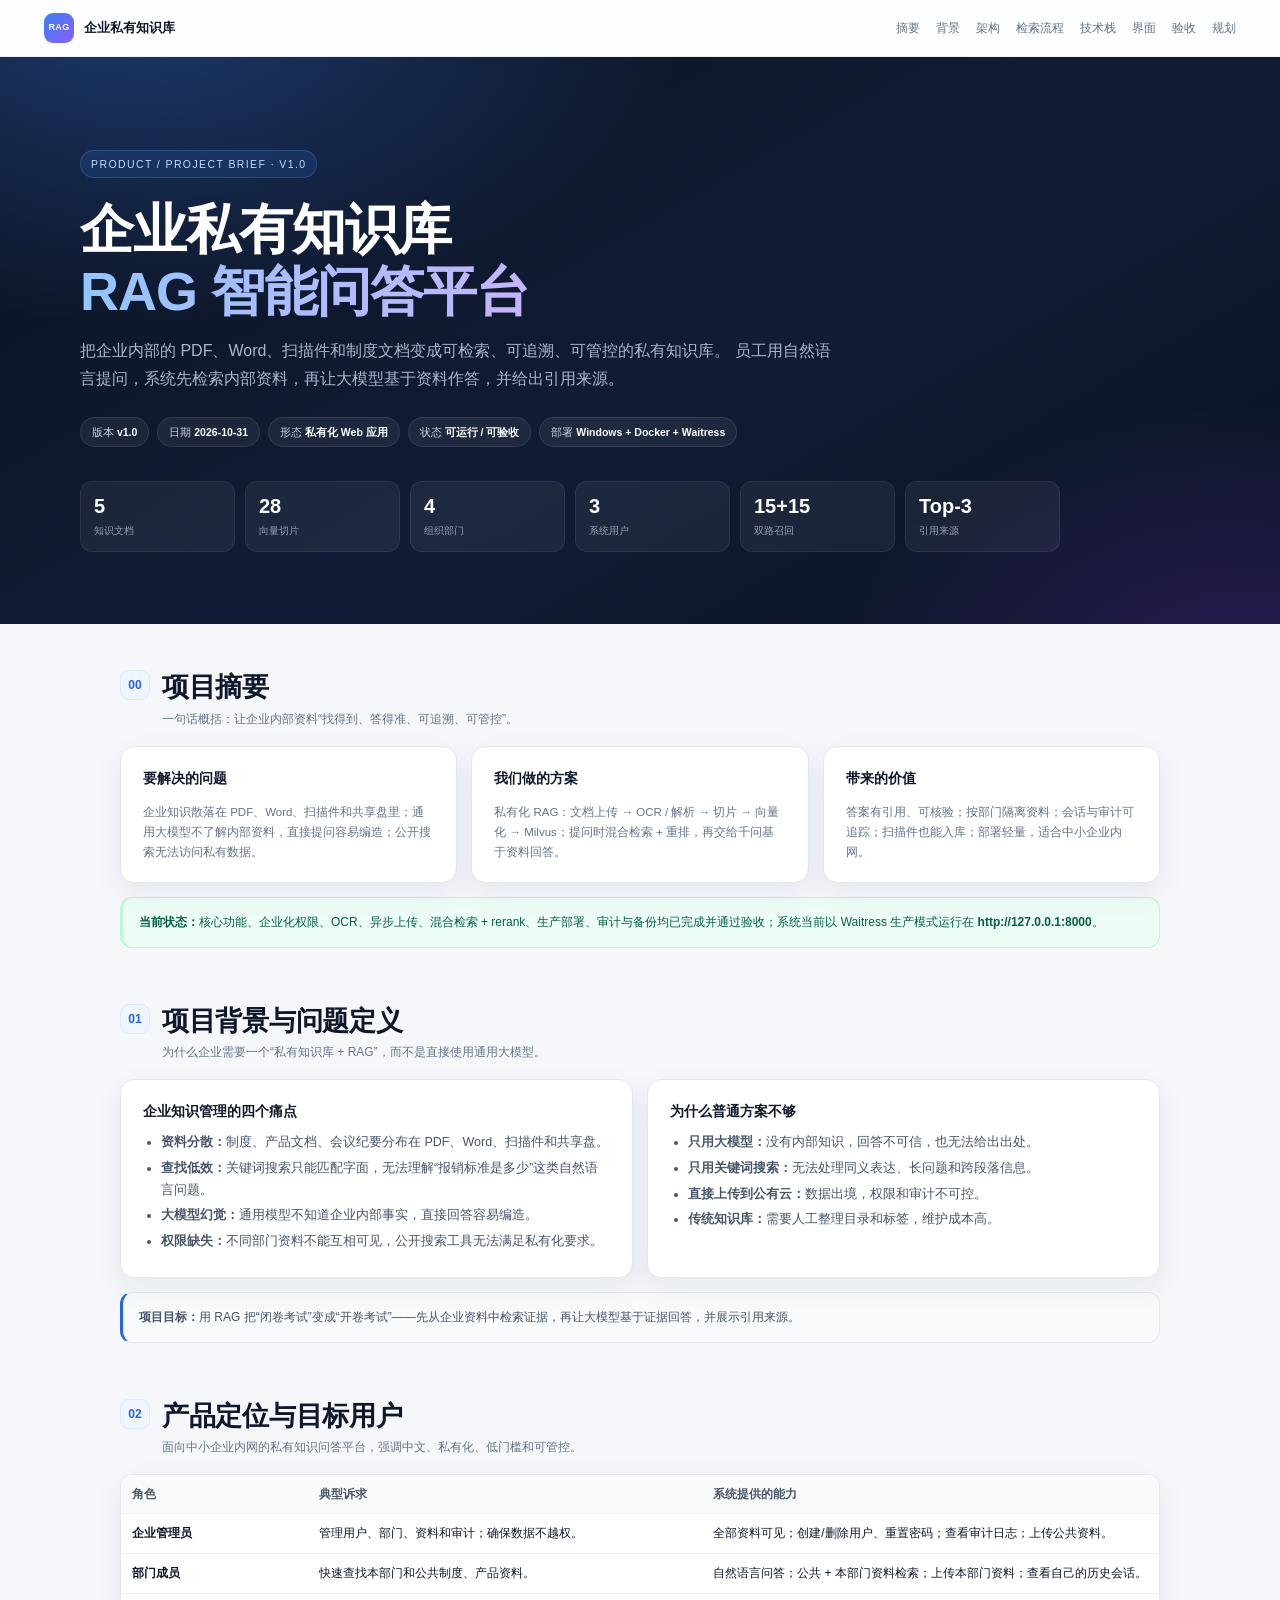
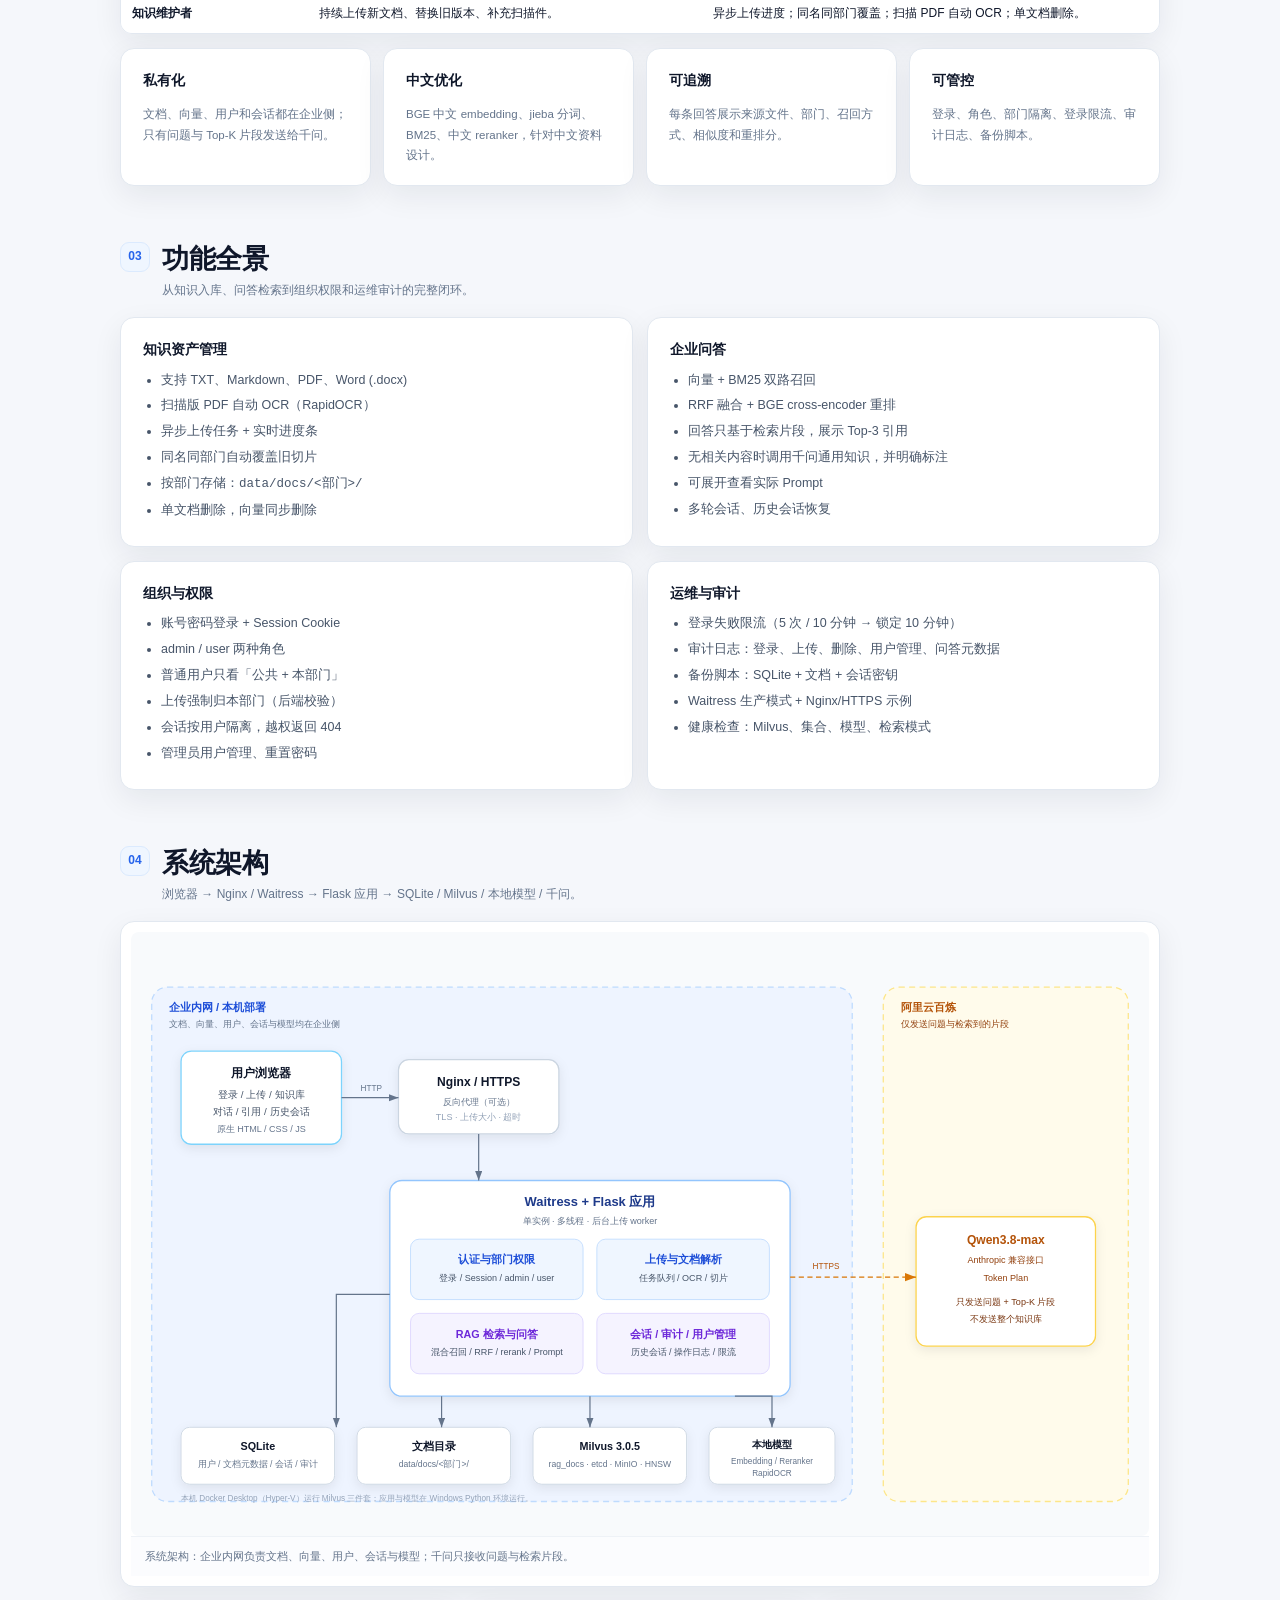
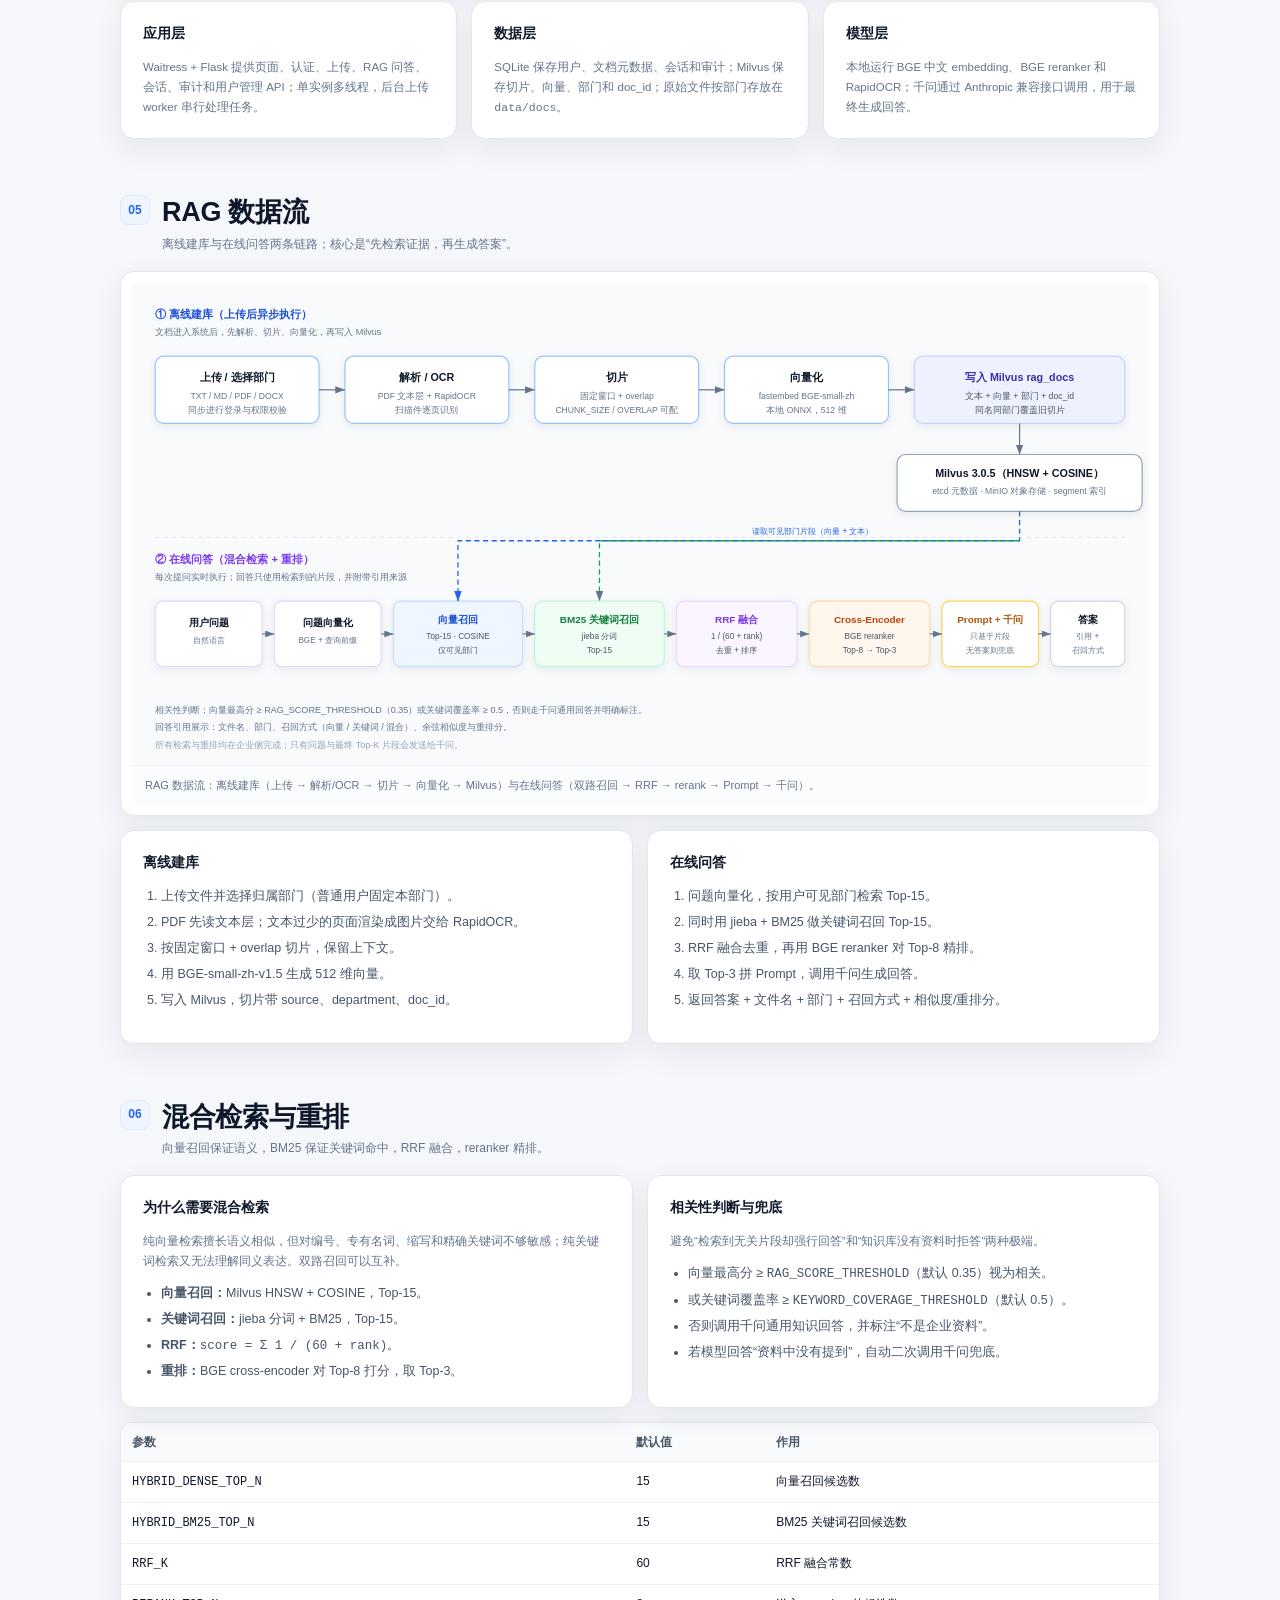
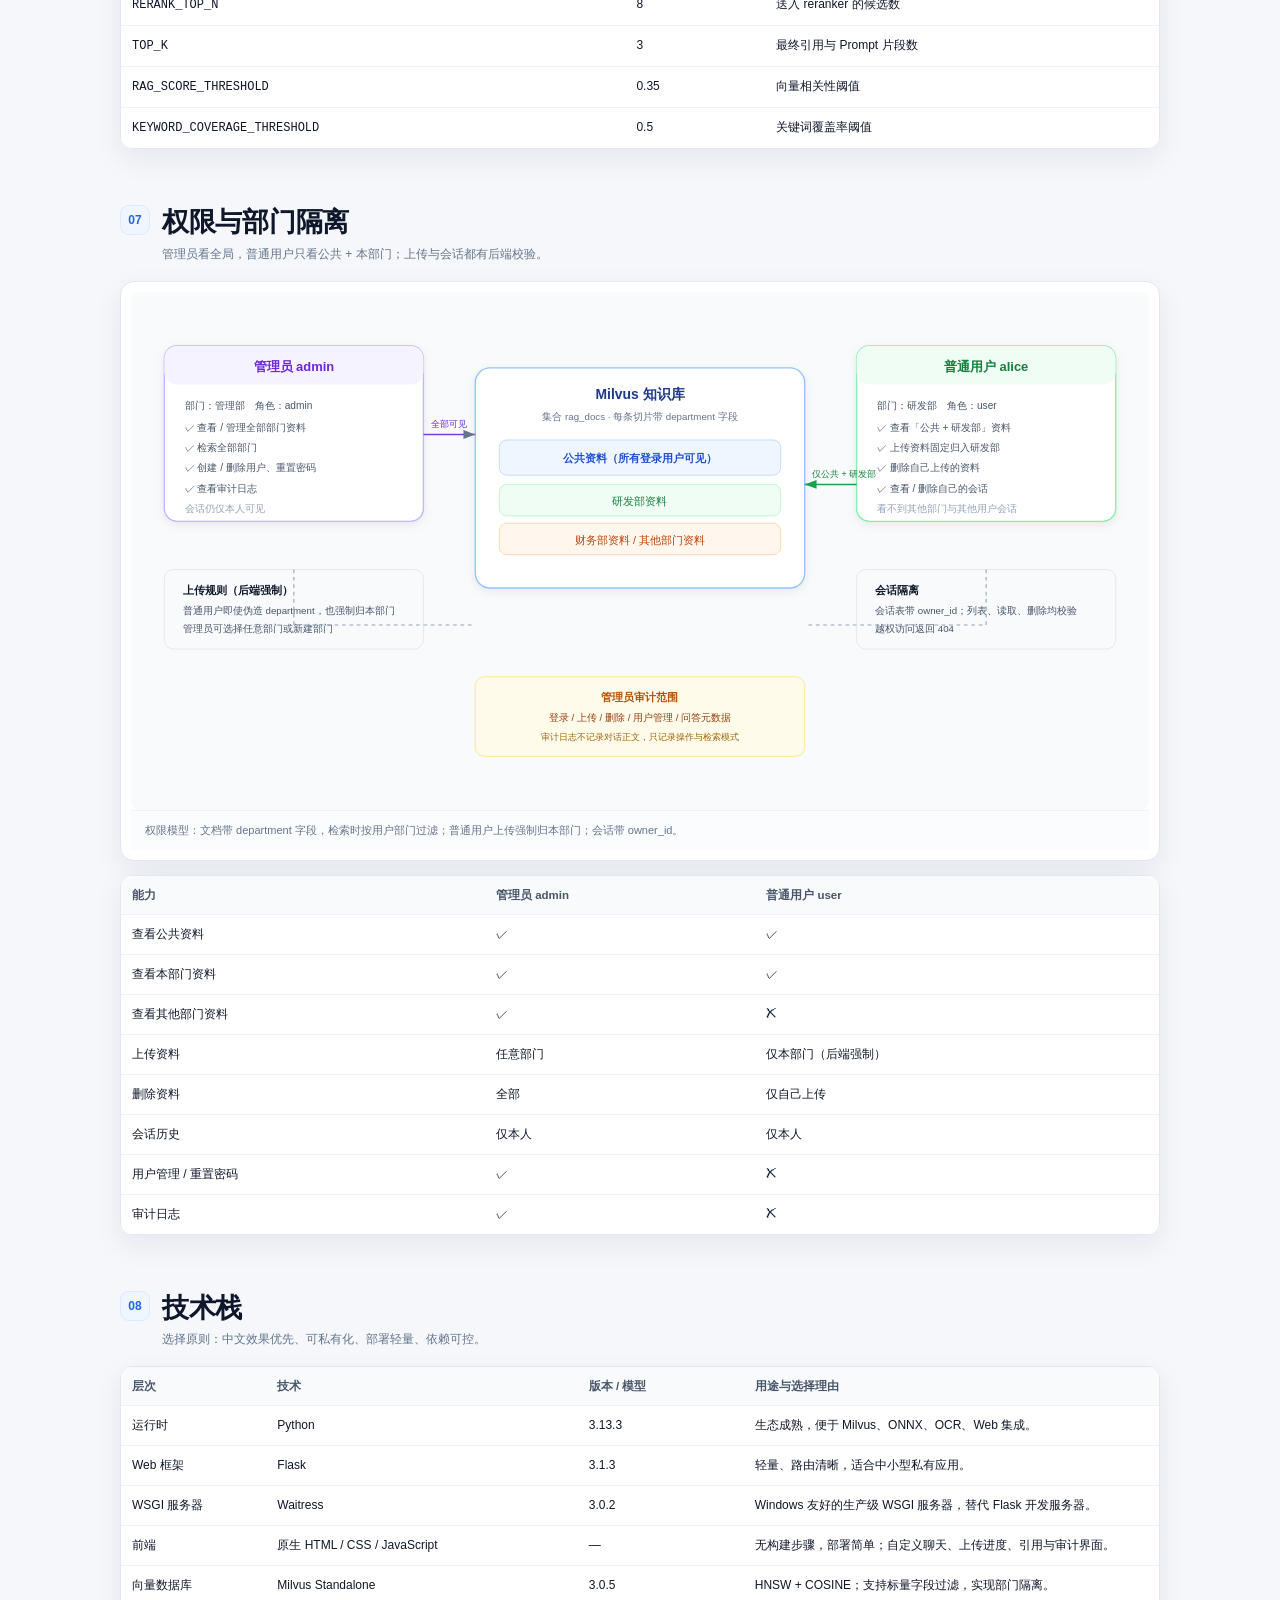
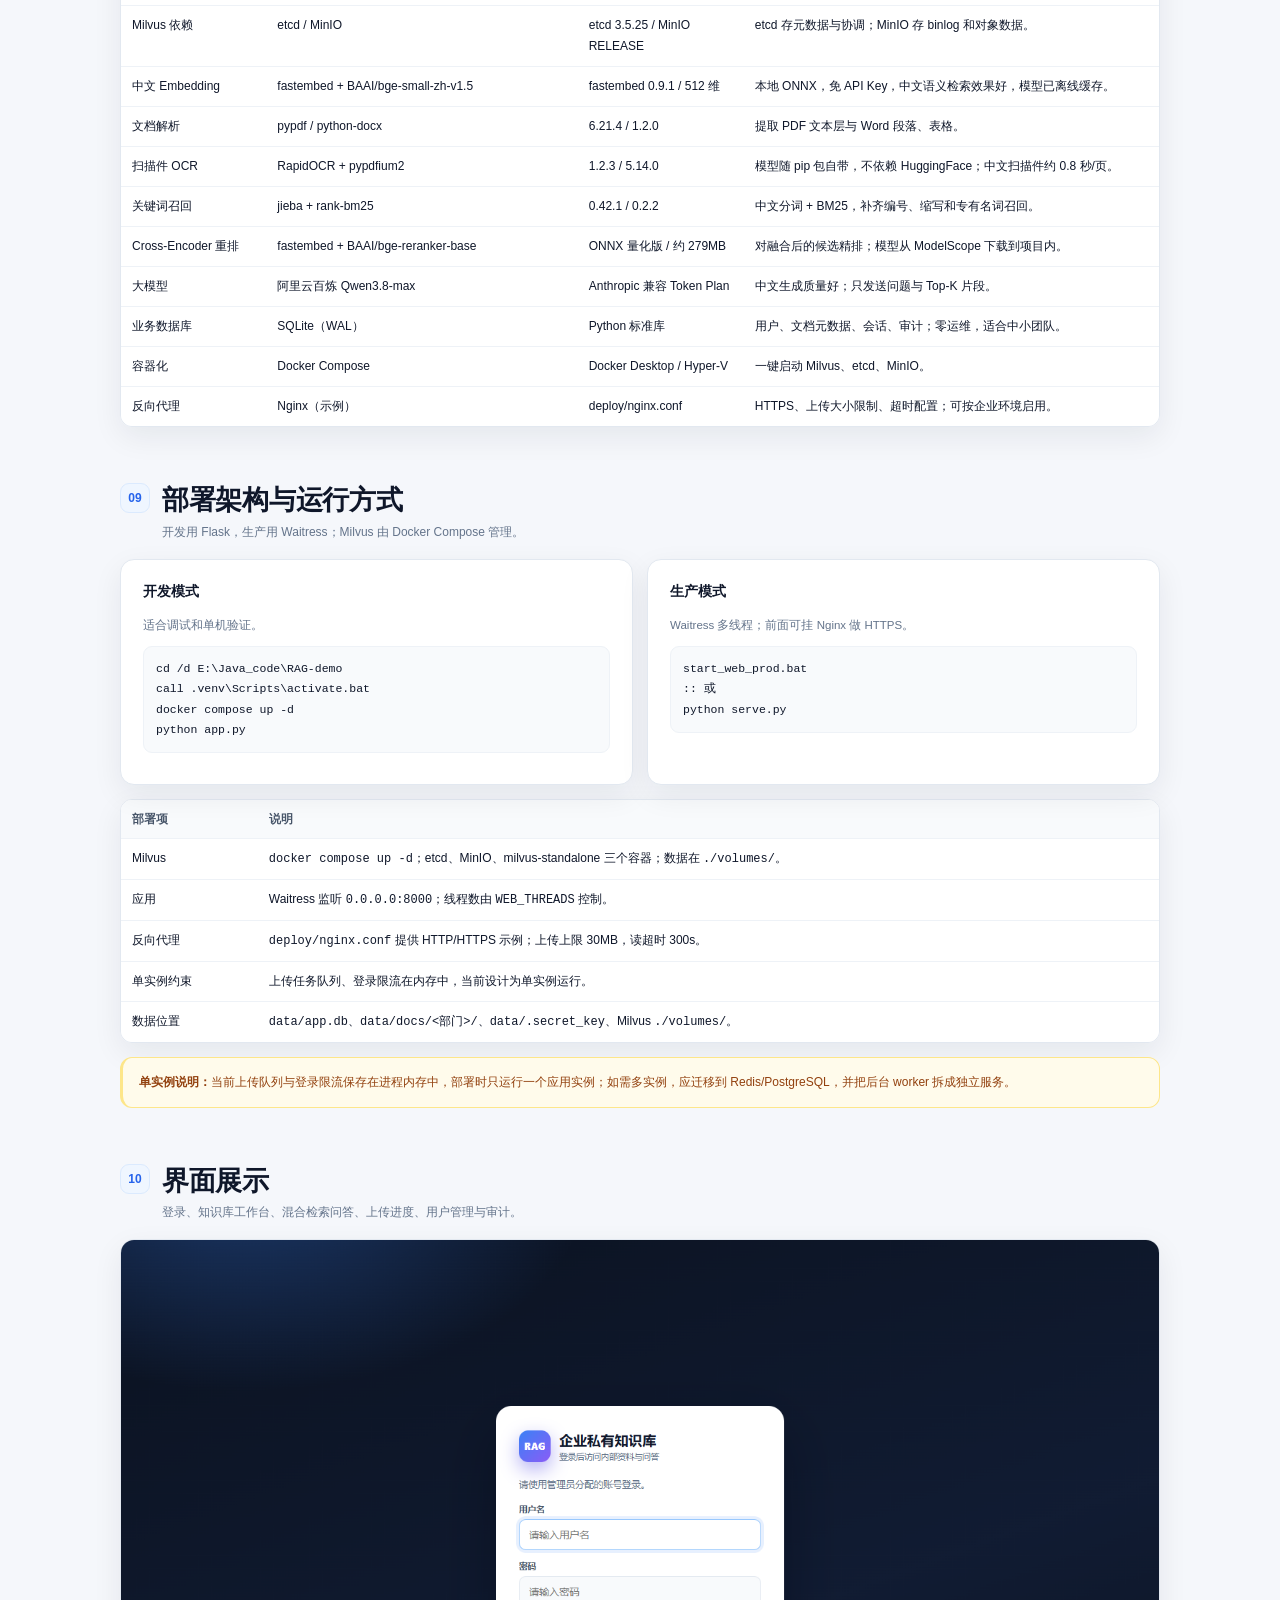
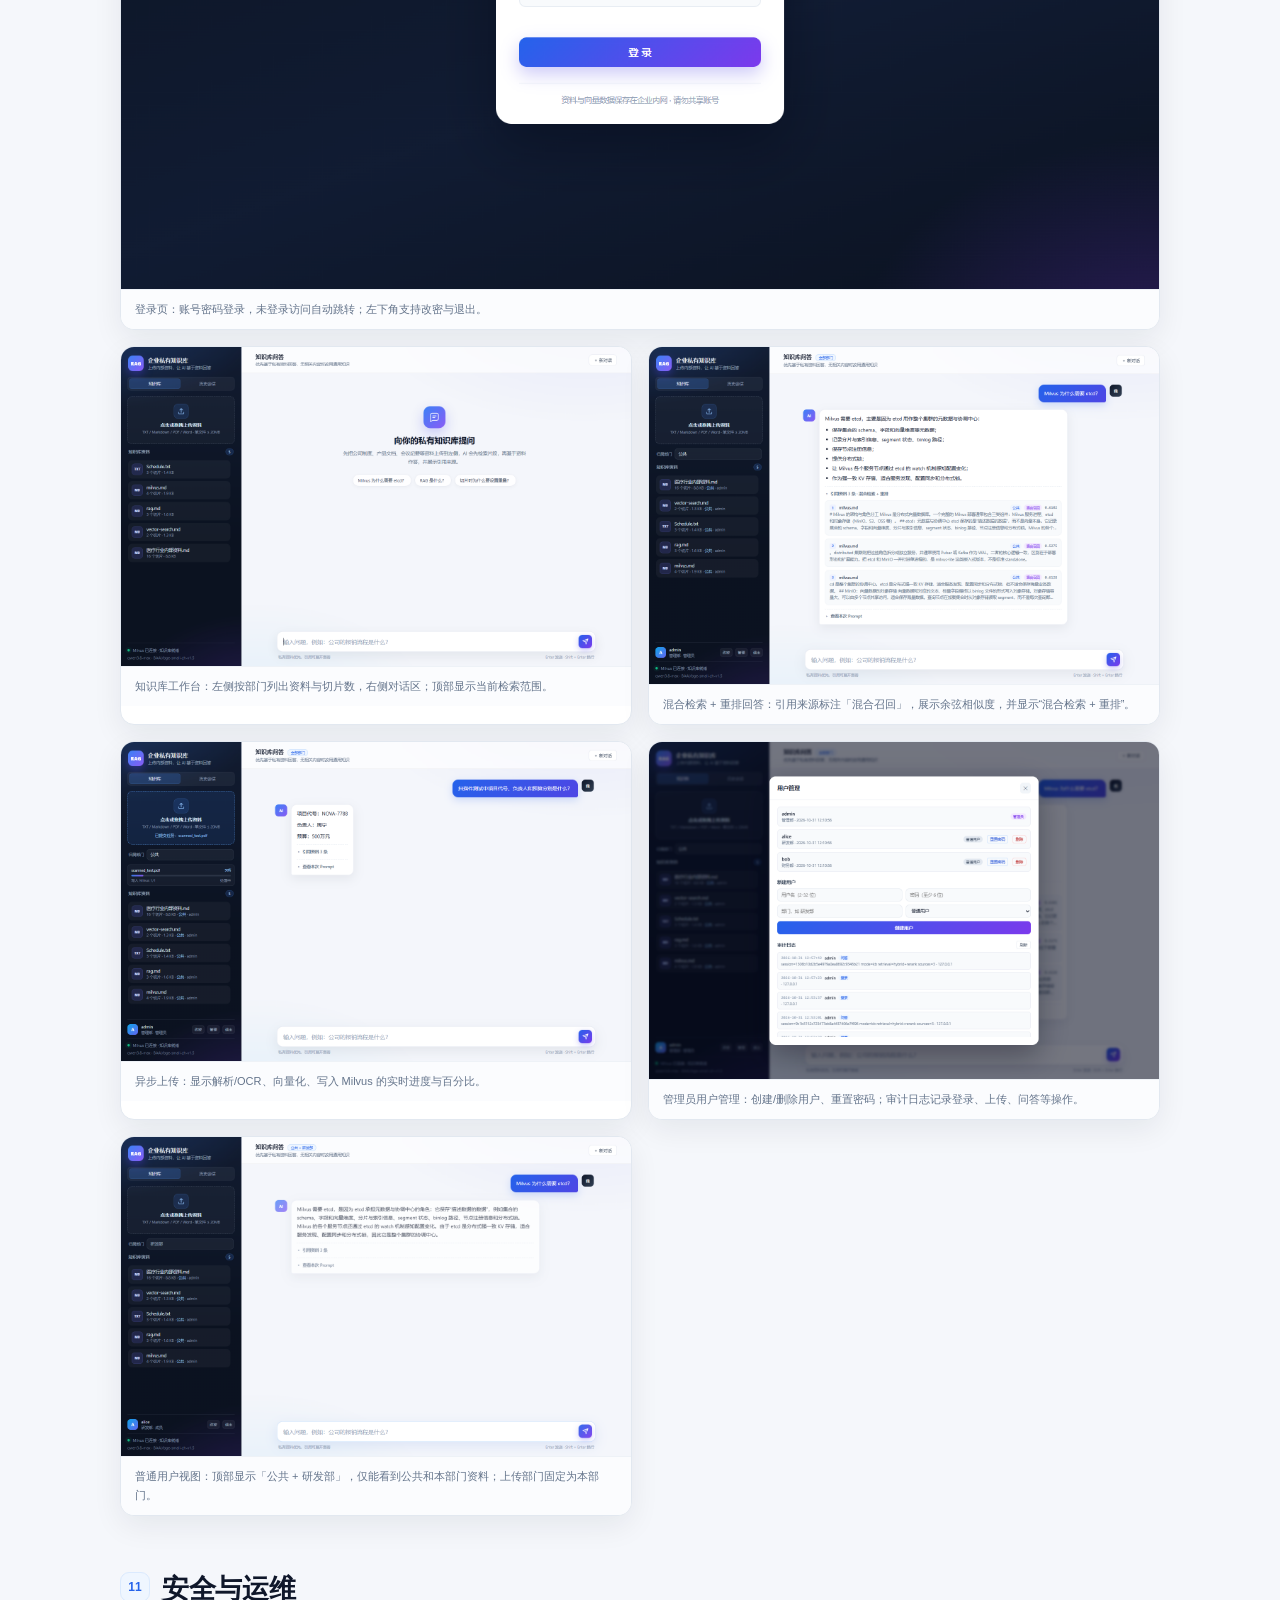
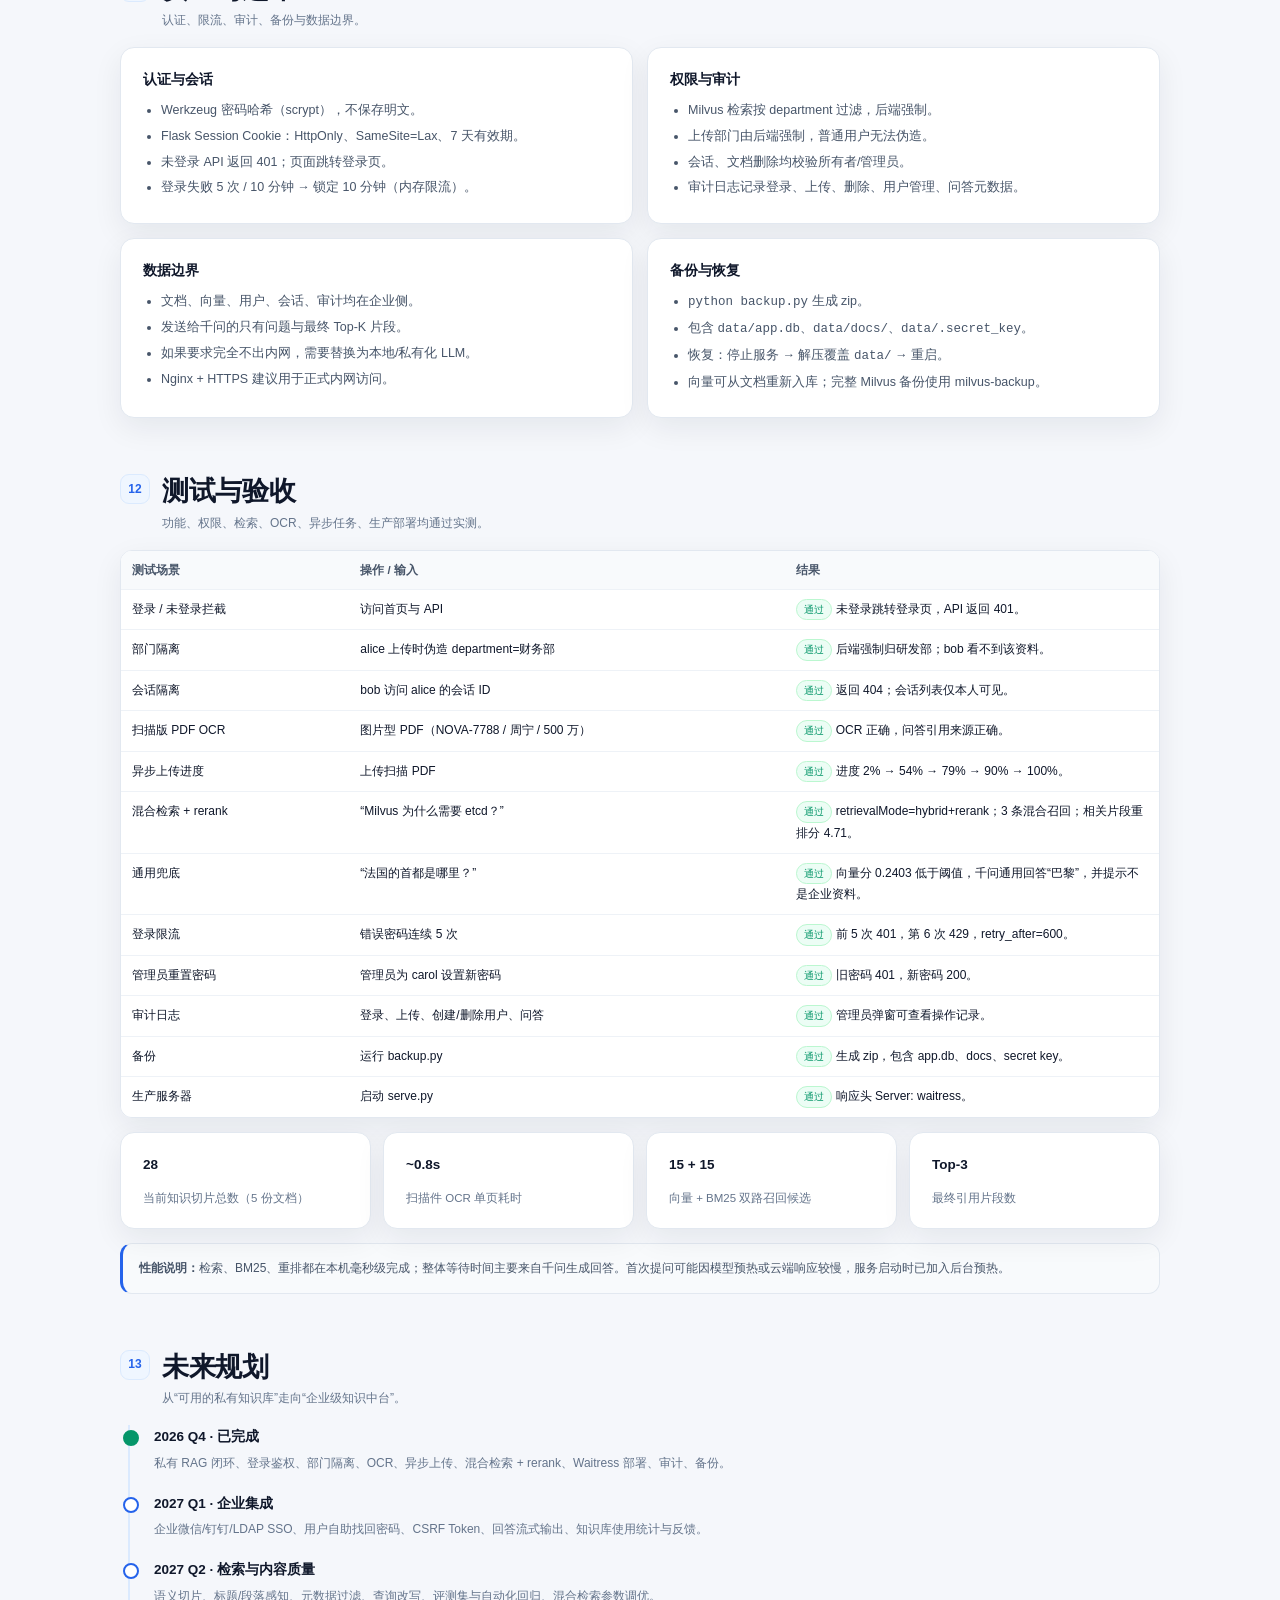
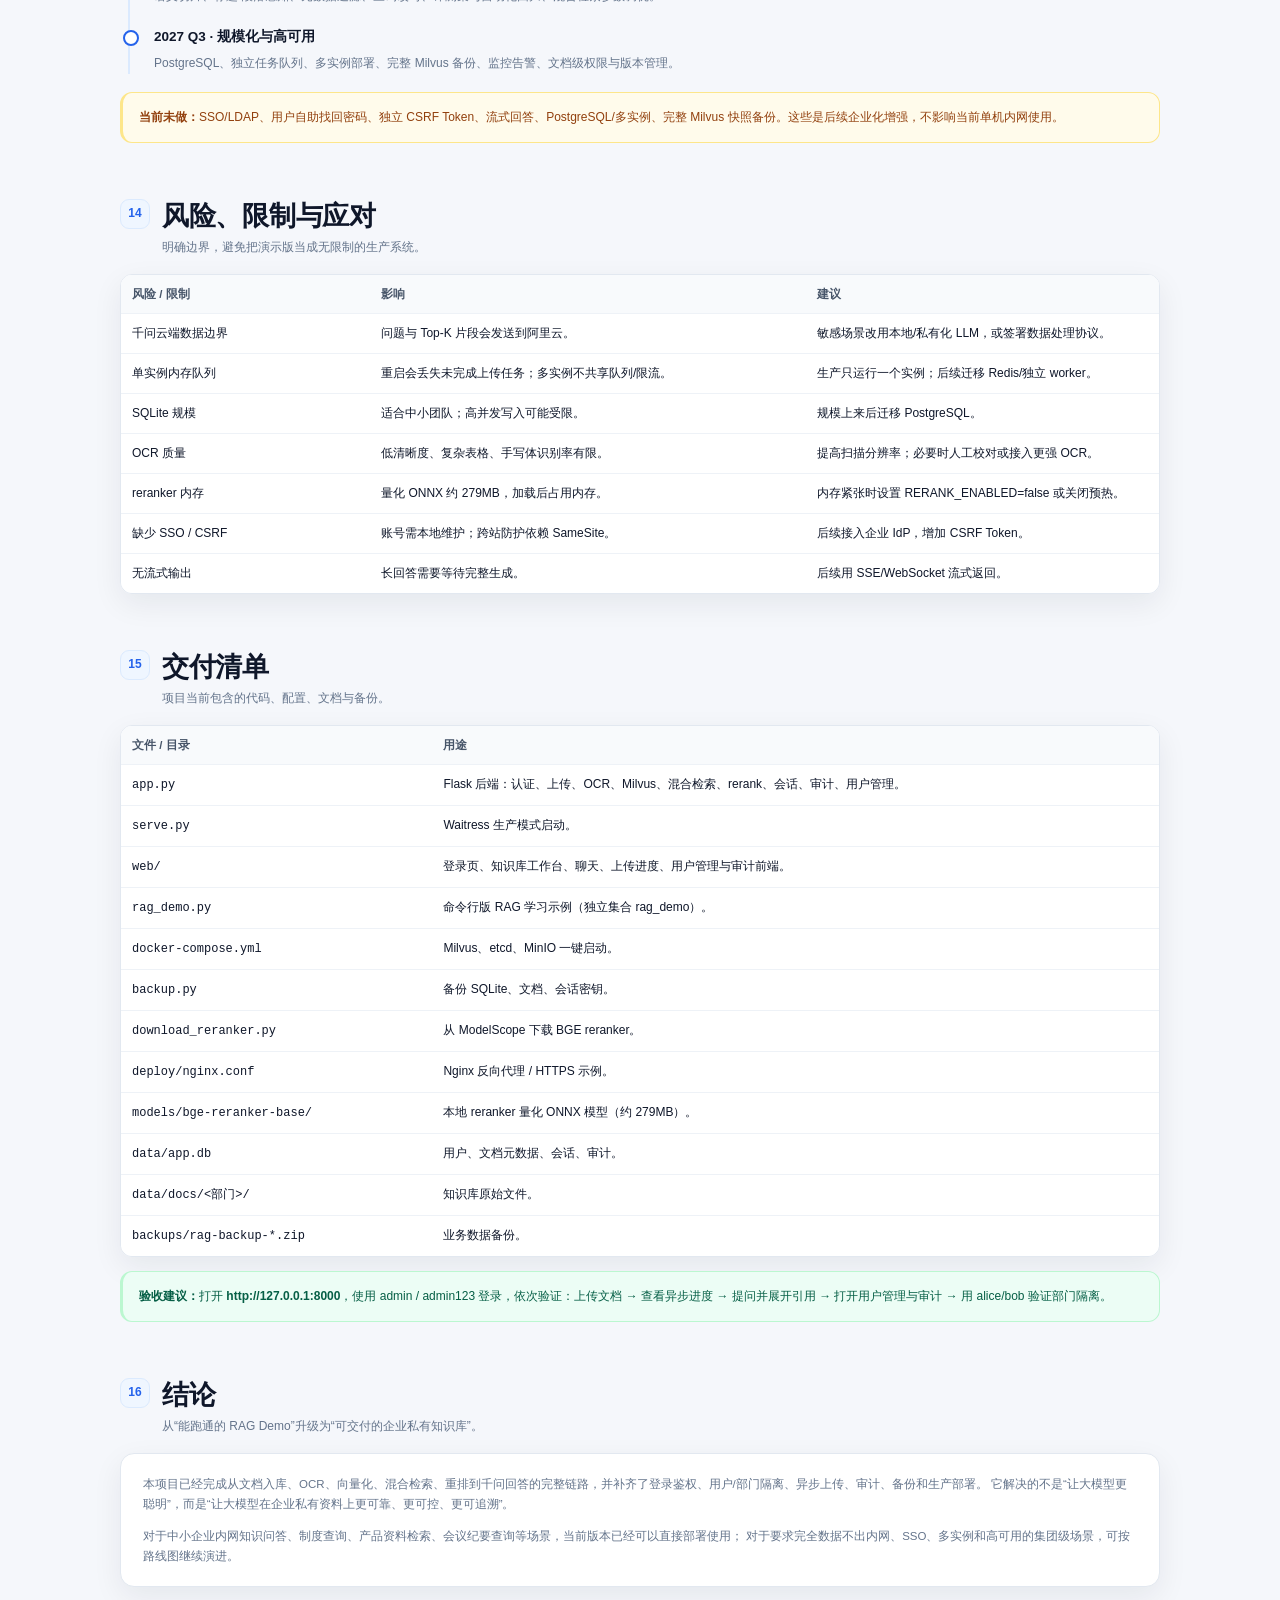
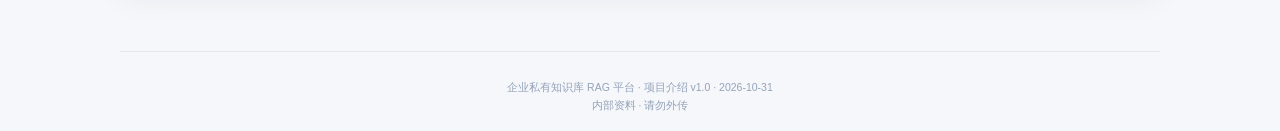
<file: docs/project-overview.html>
<!DOCTYPE html>
<html lang="zh-CN">
<head>
<meta charset="UTF-8">
<meta name="viewport" content="width=device-width, initial-scale=1.0">
<title>企业私有知识库 RAG 平台 · 项目介绍</title>
<style>
  :root {
    --ink: #0f172a;
    --muted: #64748b;
    --line: #e2e8f0;
    --card: #ffffff;
    --bg: #f5f7fb;
    --blue: #2563eb;
    --indigo: #4f46e5;
    --violet: #7c3aed;
    --green: #059669;
    --amber: #b45309;
    --shadow: 0 10px 30px rgba(15, 23, 42, 0.07);
  }
  * { box-sizing: border-box; }
  html { scroll-behavior: smooth; }
  body {
    margin: 0;
    color: var(--ink);
    background: var(--bg);
    font-family: "Segoe UI", "Microsoft YaHei", "PingFang SC", -apple-system, BlinkMacSystemFont, sans-serif;
    line-height: 1.75;
    -webkit-font-smoothing: antialiased;
    -webkit-print-color-adjust: exact;
    print-color-adjust: exact;
  }
  a { color: var(--blue); text-decoration: none; }
  a:hover { text-decoration: underline; }

  .topbar {
    position: sticky;
    top: 0;
    z-index: 20;
    display: flex;
    align-items: center;
    justify-content: space-between;
    gap: 18px;
    padding: 13px clamp(18px, 4vw, 44px);
    background: rgba(255, 255, 255, 0.82);
    border-bottom: 1px solid rgba(15, 23, 42, 0.06);
    backdrop-filter: blur(12px);
  }
  .topbar-brand { display: flex; align-items: center; gap: 10px; font-weight: 700; font-size: 13px; }
  .topbar-logo {
    width: 30px; height: 30px; border-radius: 9px;
    display: grid; place-items: center;
    color: #fff; font-size: 9px; font-weight: 800; letter-spacing: .3px;
    background: linear-gradient(135deg, #3b82f6, #8b5cf6);
  }
  .topbar nav { display: flex; flex-wrap: wrap; gap: 4px 16px; font-size: 11.5px; }
  .topbar nav a { color: var(--muted); }
  .topbar nav a:hover { color: var(--blue); text-decoration: none; }

  .hero {
    position: relative;
    overflow: hidden;
    color: #e2e8f0;
    padding: clamp(48px, 8vw, 92px) clamp(20px, 5vw, 56px) clamp(42px, 6vw, 72px);
    background:
      radial-gradient(900px 520px at 10% -10%, rgba(59, 130, 246, 0.35), transparent 62%),
      radial-gradient(760px 520px at 100% 118%, rgba(124, 58, 237, 0.3), transparent 62%),
      linear-gradient(150deg, #0b1220, #111d36 55%, #0b1220);
  }
  .hero-inner { max-width: 1120px; margin: 0 auto; }
  .eyebrow {
    display: inline-flex; align-items: center; gap: 8px;
    padding: 4px 10px; border-radius: 999px;
    color: #bfdbfe; background: rgba(59, 130, 246, 0.14);
    border: 1px solid rgba(96, 165, 250, 0.24);
    font-size: 10.5px; letter-spacing: 1.4px; text-transform: uppercase;
  }
  .hero h1 {
    max-width: 900px;
    margin: 20px 0 14px;
    font-size: clamp(30px, 5vw, 54px);
    line-height: 1.15;
    letter-spacing: -1px;
    color: #fff;
  }
  .hero h1 span {
    background: linear-gradient(90deg, #93c5fd, #c4b5fd);
    -webkit-background-clip: text;
    background-clip: text;
    color: transparent;
  }
  .hero p.lead {
    max-width: 760px;
    margin: 0 0 24px;
    font-size: clamp(13px, 1.5vw, 16px);
    color: #a8b6cb;
  }
  .meta-chips { display: flex; flex-wrap: wrap; gap: 8px; margin-bottom: 34px; }
  .chip {
    padding: 5px 11px;
    border-radius: 999px;
    font-size: 10.5px;
    color: #cbd5e1;
    background: rgba(255, 255, 255, 0.06);
    border: 1px solid rgba(148, 163, 184, 0.18);
  }
  .chip strong { color: #fff; font-weight: 600; }
  .hero-stats {
    display: grid;
    grid-template-columns: repeat(6, minmax(0, 1fr));
    gap: 10px;
    max-width: 980px;
  }
  .hero-stat {
    padding: 12px 13px;
    border-radius: 12px;
    background: rgba(255, 255, 255, 0.055);
    border: 1px solid rgba(148, 163, 184, 0.13);
  }
  .hero-stat b { display: block; font-size: 20px; color: #fff; line-height: 1.2; }
  .hero-stat span { display: block; margin-top: 4px; font-size: 10px; color: #94a3b8; }

  .container { max-width: 1120px; margin: 0 auto; padding: 0 clamp(18px, 4vw, 40px); }
  .section { padding: 46px 0 10px; scroll-margin-top: 70px; }
  .section-head { display: flex; align-items: flex-start; gap: 12px; margin-bottom: 16px; }
  .section-no {
    flex: none;
    width: 30px; height: 30px;
    display: grid; place-items: center;
    border-radius: 9px;
    color: var(--blue);
    background: #eff6ff;
    border: 1px solid #dbeafe;
    font-size: 12px; font-weight: 800;
  }
  .section h2 { margin: 0; font-size: clamp(20px, 2.4vw, 27px); line-height: 1.3; letter-spacing: -0.3px; }
  .section-sub { margin: 3px 0 0; font-size: 12px; color: var(--muted); }
  .lead { max-width: 900px; margin: 0 0 20px; color: #475569; font-size: 13.5px; }
  .card {
    padding: 20px 22px;
    background: var(--card);
    border: 1px solid var(--line);
    border-radius: 14px;
    box-shadow: var(--shadow);
  }
  .grid-2 { display: grid; grid-template-columns: repeat(2, minmax(0, 1fr)); gap: 14px; }
  .grid-3 { display: grid; grid-template-columns: repeat(3, minmax(0, 1fr)); gap: 14px; }
  .grid-4 { display: grid; grid-template-columns: repeat(4, minmax(0, 1fr)); gap: 12px; }
  .mini-title { margin: 0 0 8px; font-size: 13.5px; font-weight: 700; }
  .muted { color: var(--muted); }
  .small { font-size: 11.5px; }
  .card p:last-child { margin-bottom: 0; }
  .card ul { margin: 8px 0 0; padding-left: 18px; }
  .card li { margin: 4px 0; font-size: 12.5px; color: #475569; }

  .tag {
    display: inline-block;
    padding: 1px 7px;
    border-radius: 999px;
    font-size: 10px;
    color: var(--blue);
    background: #eff6ff;
    border: 1px solid #dbeafe;
  }
  .tag.green { color: var(--green); background: #ecfdf5; border-color: #bbf7d0; }
  .tag.amber { color: var(--amber); background: #fffbeb; border-color: #fde68a; }
  .tag.violet { color: var(--violet); background: #f5f3ff; border-color: #ddd6fe; }

  table { width: 100%; border-collapse: collapse; font-size: 12px; background: #fff; }
  th, td { padding: 9px 11px; text-align: left; border-bottom: 1px solid #eef2f7; vertical-align: top; }
  th { color: #475569; background: #f8fafc; font-weight: 700; font-size: 11.5px; }
  tr:last-child td { border-bottom: 0; }
  .table-wrap { overflow: hidden; border: 1px solid var(--line); border-radius: 12px; box-shadow: var(--shadow); }

  .figure {
    margin: 0;
    background: #fff;
    border: 1px solid var(--line);
    border-radius: 14px;
    box-shadow: var(--shadow);
    overflow: hidden;
  }
  .figure img { display: block; width: 100%; height: auto; }
  .figure figcaption {
    padding: 10px 14px;
    font-size: 11px;
    color: var(--muted);
    border-top: 1px solid #eef2f7;
    background: #fbfcfe;
  }
  .figure.diagram { padding: 10px; background: #fff; }
  .figure.diagram img { border-radius: 8px; }
  .shot-grid { display: grid; grid-template-columns: repeat(2, minmax(0, 1fr)); gap: 16px; margin-top: 16px; }
  .shot-grid .figure:first-child { grid-column: 1 / -1; }

  .callout {
    padding: 14px 16px;
    border-radius: 12px;
    font-size: 12px;
    color: #475569;
    background: #f8fafc;
    border: 1px solid var(--line);
    border-left: 3px solid var(--blue);
  }
  .callout.warn { border-left-color: #f59e0b; background: #fffbeb; color: #92400e; border-color: #fde68a; }
  .callout.good { border-left-color: #10b981; background: #ecfdf5; color: #065f46; border-color: #bbf7d0; }

  .timeline { position: relative; margin: 8px 0 0 8px; padding-left: 24px; border-left: 2px solid #dbeafe; }
  .timeline-item { position: relative; margin-bottom: 18px; }
  .timeline-item::before {
    content: "";
    position: absolute; left: -31px; top: 5px;
    width: 12px; height: 12px; border-radius: 50%;
    background: #fff; border: 2px solid var(--blue);
  }
  .timeline-item.done::before { background: var(--green); border-color: var(--green); }
  .timeline-item h4 { margin: 0 0 4px; font-size: 13.5px; }
  .timeline-item p { margin: 0; font-size: 12px; color: var(--muted); }

  .kv { display: grid; grid-template-columns: 130px 1fr; gap: 6px 12px; font-size: 12px; }
  .kv dt { color: var(--muted); }
  .kv dd { margin: 0; color: #334155; }

  .footer {
    margin-top: 54px;
    padding: 26px 20px 40px;
    text-align: center;
    font-size: 10.5px;
    color: #94a3b8;
    border-top: 1px solid var(--line);
  }

  @media (max-width: 900px) {
    .hero-stats { grid-template-columns: repeat(3, minmax(0, 1fr)); }
    .grid-3, .grid-4 { grid-template-columns: repeat(2, minmax(0, 1fr)); }
    .shot-grid { grid-template-columns: 1fr; }
    .shot-grid .figure:first-child { grid-column: auto; }
    .topbar nav { display: none; }
    .kv { grid-template-columns: 100px 1fr; }
  }
  @media (max-width: 560px) {
    .hero-stats { grid-template-columns: repeat(2, minmax(0, 1fr)); }
    .grid-2, .grid-3, .grid-4 { grid-template-columns: 1fr; }
  }

  @page { size: A4; margin: 14mm; }
  @media print {
    body { background: #fff; }
    .topbar { display: none; }
    .hero { padding: 28mm 14mm 18mm; border-radius: 0; }
    .hero h1 { font-size: 34px; }
    .hero-stats { grid-template-columns: repeat(3, 1fr); }
    .section { padding-top: 22px; page-break-inside: auto; }
    .section-head { page-break-after: avoid; }
    .card, .figure, .table-wrap, .callout { box-shadow: none; page-break-inside: avoid; }
    .shot-grid { page-break-inside: avoid; }
    a { color: var(--ink); text-decoration: none; }
    .footer { page-break-before: avoid; }
  }
</style>
</head>
<body>

<div class="topbar">
  <div class="topbar-brand"><div class="topbar-logo">RAG</div>企业私有知识库</div>
  <nav>
    <a href="#summary">摘要</a>
    <a href="#background">背景</a>
    <a href="#architecture">架构</a>
    <a href="#rag">检索流程</a>
    <a href="#stack">技术栈</a>
    <a href="#screens">界面</a>
    <a href="#acceptance">验收</a>
    <a href="#roadmap">规划</a>
  </nav>
</div>

<header class="hero">
  <div class="hero-inner">
    <div class="eyebrow">Product / Project Brief · v1.0</div>
    <h1>企业私有知识库<br><span>RAG 智能问答平台</span></h1>
    <p class="lead">
      把企业内部的 PDF、Word、扫描件和制度文档变成可检索、可追溯、可管控的私有知识库。
      员工用自然语言提问，系统先检索内部资料，再让大模型基于资料作答，并给出引用来源。
    </p>
    <div class="meta-chips">
      <span class="chip">版本 <strong>v1.0</strong></span>
      <span class="chip">日期 <strong>2026-10-31</strong></span>
      <span class="chip">形态 <strong>私有化 Web 应用</strong></span>
      <span class="chip">状态 <strong>可运行 / 可验收</strong></span>
      <span class="chip">部署 <strong>Windows + Docker + Waitress</strong></span>
    </div>
    <div class="hero-stats">
      <div class="hero-stat"><b>5</b><span>知识文档</span></div>
      <div class="hero-stat"><b>28</b><span>向量切片</span></div>
      <div class="hero-stat"><b>4</b><span>组织部门</span></div>
      <div class="hero-stat"><b>3</b><span>系统用户</span></div>
      <div class="hero-stat"><b>15+15</b><span>双路召回</span></div>
      <div class="hero-stat"><b>Top-3</b><span>引用来源</span></div>
    </div>
  </div>
</header>

<main class="container">

  <!-- 摘要 -->
  <section class="section" id="summary">
    <div class="section-head">
      <div class="section-no">00</div>
      <div>
        <h2>项目摘要</h2>
        <p class="section-sub">一句话概括：让企业内部资料“找得到、答得准、可追溯、可管控”。</p>
      </div>
    </div>
    <div class="grid-3">
      <div class="card">
        <h3 class="mini-title">要解决的问题</h3>
        <p class="small muted">企业知识散落在 PDF、Word、扫描件和共享盘里；通用大模型不了解内部资料，直接提问容易编造；公开搜索无法访问私有数据。</p>
      </div>
      <div class="card">
        <h3 class="mini-title">我们做的方案</h3>
        <p class="small muted">私有化 RAG：文档上传 → OCR / 解析 → 切片 → 向量化 → Milvus；提问时混合检索 + 重排，再交给千问基于资料回答。</p>
      </div>
      <div class="card">
        <h3 class="mini-title">带来的价值</h3>
        <p class="small muted">答案有引用、可核验；按部门隔离资料；会话与审计可追踪；扫描件也能入库；部署轻量，适合中小企业内网。</p>
      </div>
    </div>
    <div class="callout good" style="margin-top:14px">
      <strong>当前状态：</strong>核心功能、企业化权限、OCR、异步上传、混合检索 + rerank、生产部署、审计与备份均已完成并通过验收；系统当前以 Waitress 生产模式运行在 <strong>http://127.0.0.1:8000</strong>。
    </div>
  </section>

  <!-- 背景 -->
  <section class="section" id="background">
    <div class="section-head">
      <div class="section-no">01</div>
      <div>
        <h2>项目背景与问题定义</h2>
        <p class="section-sub">为什么企业需要一个“私有知识库 + RAG”，而不是直接使用通用大模型。</p>
      </div>
    </div>
    <div class="grid-2">
      <div class="card">
        <h3 class="mini-title">企业知识管理的四个痛点</h3>
        <ul>
          <li><strong>资料分散：</strong>制度、产品文档、会议纪要分布在 PDF、Word、扫描件和共享盘。</li>
          <li><strong>查找低效：</strong>关键词搜索只能匹配字面，无法理解“报销标准是多少”这类自然语言问题。</li>
          <li><strong>大模型幻觉：</strong>通用模型不知道企业内部事实，直接回答容易编造。</li>
          <li><strong>权限缺失：</strong>不同部门资料不能互相可见，公开搜索工具无法满足私有化要求。</li>
        </ul>
      </div>
      <div class="card">
        <h3 class="mini-title">为什么普通方案不够</h3>
        <ul>
          <li><strong>只用大模型：</strong>没有内部知识，回答不可信，也无法给出出处。</li>
          <li><strong>只用关键词搜索：</strong>无法处理同义表达、长问题和跨段落信息。</li>
          <li><strong>直接上传到公有云：</strong>数据出境，权限和审计不可控。</li>
          <li><strong>传统知识库：</strong>需要人工整理目录和标签，维护成本高。</li>
        </ul>
      </div>
    </div>
    <div class="callout" style="margin-top:14px">
      <strong>项目目标：</strong>用 RAG 把“闭卷考试”变成“开卷考试”——先从企业资料中检索证据，再让大模型基于证据回答，并展示引用来源。
    </div>
  </section>

  <!-- 产品定位 -->
  <section class="section" id="positioning">
    <div class="section-head">
      <div class="section-no">02</div>
      <div>
        <h2>产品定位与目标用户</h2>
        <p class="section-sub">面向中小企业内网的私有知识问答平台，强调中文、私有化、低门槛和可管控。</p>
      </div>
    </div>
    <div class="table-wrap">
      <table>
        <thead><tr><th style="width:18%">角色</th><th style="width:38%">典型诉求</th><th>系统提供的能力</th></tr></thead>
        <tbody>
          <tr><td><strong>企业管理员</strong></td><td>管理用户、部门、资料和审计；确保数据不越权。</td><td>全部资料可见；创建/删除用户、重置密码；查看审计日志；上传公共资料。</td></tr>
          <tr><td><strong>部门成员</strong></td><td>快速查找本部门和公共制度、产品资料。</td><td>自然语言问答；公共 + 本部门资料检索；上传本部门资料；查看自己的历史会话。</td></tr>
          <tr><td><strong>知识维护者</strong></td><td>持续上传新文档、替换旧版本、补充扫描件。</td><td>异步上传进度；同名同部门覆盖；扫描 PDF 自动 OCR；单文档删除。</td></tr>
        </tbody>
      </table>
    </div>
    <div class="grid-4" style="margin-top:14px">
      <div class="card"><h3 class="mini-title">私有化</h3><p class="small muted">文档、向量、用户和会话都在企业侧；只有问题与 Top-K 片段发送给千问。</p></div>
      <div class="card"><h3 class="mini-title">中文优化</h3><p class="small muted">BGE 中文 embedding、jieba 分词、BM25、中文 reranker，针对中文资料设计。</p></div>
      <div class="card"><h3 class="mini-title">可追溯</h3><p class="small muted">每条回答展示来源文件、部门、召回方式、相似度和重排分。</p></div>
      <div class="card"><h3 class="mini-title">可管控</h3><p class="small muted">登录、角色、部门隔离、登录限流、审计日志、备份脚本。</p></div>
    </div>
  </section>

  <!-- 功能全景 -->
  <section class="section" id="features">
    <div class="section-head">
      <div class="section-no">03</div>
      <div>
        <h2>功能全景</h2>
        <p class="section-sub">从知识入库、问答检索到组织权限和运维审计的完整闭环。</p>
      </div>
    </div>
    <div class="grid-2">
      <div class="card">
        <h3 class="mini-title">知识资产管理</h3>
        <ul>
          <li>支持 TXT、Markdown、PDF、Word (.docx)</li>
          <li>扫描版 PDF 自动 OCR（RapidOCR）</li>
          <li>异步上传任务 + 实时进度条</li>
          <li>同名同部门自动覆盖旧切片</li>
          <li>按部门存储：<code>data/docs/&lt;部门&gt;/</code></li>
          <li>单文档删除，向量同步删除</li>
        </ul>
      </div>
      <div class="card">
        <h3 class="mini-title">企业问答</h3>
        <ul>
          <li>向量 + BM25 双路召回</li>
          <li>RRF 融合 + BGE cross-encoder 重排</li>
          <li>回答只基于检索片段，展示 Top-3 引用</li>
          <li>无相关内容时调用千问通用知识，并明确标注</li>
          <li>可展开查看实际 Prompt</li>
          <li>多轮会话、历史会话恢复</li>
        </ul>
      </div>
      <div class="card">
        <h3 class="mini-title">组织与权限</h3>
        <ul>
          <li>账号密码登录 + Session Cookie</li>
          <li>admin / user 两种角色</li>
          <li>普通用户只看「公共 + 本部门」</li>
          <li>上传强制归本部门（后端校验）</li>
          <li>会话按用户隔离，越权返回 404</li>
          <li>管理员用户管理、重置密码</li>
        </ul>
      </div>
      <div class="card">
        <h3 class="mini-title">运维与审计</h3>
        <ul>
          <li>登录失败限流（5 次 / 10 分钟 → 锁定 10 分钟）</li>
          <li>审计日志：登录、上传、删除、用户管理、问答元数据</li>
          <li>备份脚本：SQLite + 文档 + 会话密钥</li>
          <li>Waitress 生产模式 + Nginx/HTTPS 示例</li>
          <li>健康检查：Milvus、集合、模型、检索模式</li>
        </ul>
      </div>
    </div>
  </section>

  <!-- 架构 -->
  <section class="section" id="architecture">
    <div class="section-head">
      <div class="section-no">04</div>
      <div>
        <h2>系统架构</h2>
        <p class="section-sub">浏览器 → Nginx / Waitress → Flask 应用 → SQLite / Milvus / 本地模型 / 千问。</p>
      </div>
    </div>
    <figure class="figure diagram">
      <img src="images/architecture.svg" alt="系统架构图">
      <figcaption>系统架构：企业内网负责文档、向量、用户、会话与模型；千问只接收问题与检索片段。</figcaption>
    </figure>
    <div class="grid-3" style="margin-top:14px">
      <div class="card">
        <h3 class="mini-title">应用层</h3>
        <p class="small muted">Waitress + Flask 提供页面、认证、上传、RAG 问答、会话、审计和用户管理 API；单实例多线程，后台上传 worker 串行处理任务。</p>
      </div>
      <div class="card">
        <h3 class="mini-title">数据层</h3>
        <p class="small muted">SQLite 保存用户、文档元数据、会话和审计；Milvus 保存切片、向量、部门和 doc_id；原始文件按部门存放在 <code>data/docs</code>。</p>
      </div>
      <div class="card">
        <h3 class="mini-title">模型层</h3>
        <p class="small muted">本地运行 BGE 中文 embedding、BGE reranker 和 RapidOCR；千问通过 Anthropic 兼容接口调用，用于最终生成回答。</p>
      </div>
    </div>
  </section>

  <!-- RAG 流程 -->
  <section class="section" id="rag">
    <div class="section-head">
      <div class="section-no">05</div>
      <div>
        <h2>RAG 数据流</h2>
        <p class="section-sub">离线建库与在线问答两条链路；核心是“先检索证据，再生成答案”。</p>
      </div>
    </div>
    <figure class="figure diagram">
      <img src="images/rag-flow.svg" alt="RAG 数据流图">
      <figcaption>RAG 数据流：离线建库（上传 → 解析/OCR → 切片 → 向量化 → Milvus）与在线问答（双路召回 → RRF → rerank → Prompt → 千问）。</figcaption>
    </figure>
    <div class="grid-2" style="margin-top:14px">
      <div class="card">
        <h3 class="mini-title">离线建库</h3>
        <ol class="small" style="padding-left:18px; color:#475569">
          <li>上传文件并选择归属部门（普通用户固定本部门）。</li>
          <li>PDF 先读文本层；文本过少的页面渲染成图片交给 RapidOCR。</li>
          <li>按固定窗口 + overlap 切片，保留上下文。</li>
          <li>用 BGE-small-zh-v1.5 生成 512 维向量。</li>
          <li>写入 Milvus，切片带 source、department、doc_id。</li>
        </ol>
      </div>
      <div class="card">
        <h3 class="mini-title">在线问答</h3>
        <ol class="small" style="padding-left:18px; color:#475569">
          <li>问题向量化，按用户可见部门检索 Top-15。</li>
          <li>同时用 jieba + BM25 做关键词召回 Top-15。</li>
          <li>RRF 融合去重，再用 BGE reranker 对 Top-8 精排。</li>
          <li>取 Top-3 拼 Prompt，调用千问生成回答。</li>
          <li>返回答案 + 文件名 + 部门 + 召回方式 + 相似度/重排分。</li>
        </ol>
      </div>
    </div>
  </section>

  <!-- 检索与重排 -->
  <section class="section" id="retrieval">
    <div class="section-head">
      <div class="section-no">06</div>
      <div>
        <h2>混合检索与重排</h2>
        <p class="section-sub">向量召回保证语义，BM25 保证关键词命中，RRF 融合，reranker 精排。</p>
      </div>
    </div>
    <div class="grid-2">
      <div class="card">
        <h3 class="mini-title">为什么需要混合检索</h3>
        <p class="small muted">纯向量检索擅长语义相似，但对编号、专有名词、缩写和精确关键词不够敏感；纯关键词检索又无法理解同义表达。双路召回可以互补。</p>
        <ul>
          <li><strong>向量召回：</strong>Milvus HNSW + COSINE，Top-15。</li>
          <li><strong>关键词召回：</strong>jieba 分词 + BM25，Top-15。</li>
          <li><strong>RRF：</strong><code>score = Σ 1 / (60 + rank)</code>。</li>
          <li><strong>重排：</strong>BGE cross-encoder 对 Top-8 打分，取 Top-3。</li>
        </ul>
      </div>
      <div class="card">
        <h3 class="mini-title">相关性判断与兜底</h3>
        <p class="small muted">避免“检索到无关片段却强行回答”和“知识库没有资料时拒答”两种极端。</p>
        <ul>
          <li>向量最高分 ≥ <code>RAG_SCORE_THRESHOLD</code>（默认 0.35）视为相关。</li>
          <li>或关键词覆盖率 ≥ <code>KEYWORD_COVERAGE_THRESHOLD</code>（默认 0.5）。</li>
          <li>否则调用千问通用知识回答，并标注“不是企业资料”。</li>
          <li>若模型回答“资料中没有提到”，自动二次调用千问兜底。</li>
        </ul>
      </div>
    </div>
    <div class="table-wrap" style="margin-top:14px">
      <table>
        <thead><tr><th>参数</th><th>默认值</th><th>作用</th></tr></thead>
        <tbody>
          <tr><td><code>HYBRID_DENSE_TOP_N</code></td><td>15</td><td>向量召回候选数</td></tr>
          <tr><td><code>HYBRID_BM25_TOP_N</code></td><td>15</td><td>BM25 关键词召回候选数</td></tr>
          <tr><td><code>RRF_K</code></td><td>60</td><td>RRF 融合常数</td></tr>
          <tr><td><code>RERANK_TOP_N</code></td><td>8</td><td>送入 reranker 的候选数</td></tr>
          <tr><td><code>TOP_K</code></td><td>3</td><td>最终引用与 Prompt 片段数</td></tr>
          <tr><td><code>RAG_SCORE_THRESHOLD</code></td><td>0.35</td><td>向量相关性阈值</td></tr>
          <tr><td><code>KEYWORD_COVERAGE_THRESHOLD</code></td><td>0.5</td><td>关键词覆盖率阈值</td></tr>
        </tbody>
      </table>
    </div>
  </section>

  <!-- 权限 -->
  <section class="section" id="permissions">
    <div class="section-head">
      <div class="section-no">07</div>
      <div>
        <h2>权限与部门隔离</h2>
        <p class="section-sub">管理员看全局，普通用户只看公共 + 本部门；上传与会话都有后端校验。</p>
      </div>
    </div>
    <figure class="figure diagram">
      <img src="images/permission-model.svg" alt="权限与部门隔离模型">
      <figcaption>权限模型：文档带 department 字段，检索时按用户部门过滤；普通用户上传强制归本部门；会话带 owner_id。</figcaption>
    </figure>
    <div class="table-wrap" style="margin-top:14px">
      <table>
        <thead><tr><th>能力</th><th>管理员 admin</th><th>普通用户 user</th></tr></thead>
        <tbody>
          <tr><td>查看公共资料</td><td>✓</td><td>✓</td></tr>
          <tr><td>查看本部门资料</td><td>✓</td><td>✓</td></tr>
          <tr><td>查看其他部门资料</td><td>✓</td><td>✗</td></tr>
          <tr><td>上传资料</td><td>任意部门</td><td>仅本部门（后端强制）</td></tr>
          <tr><td>删除资料</td><td>全部</td><td>仅自己上传</td></tr>
          <tr><td>会话历史</td><td>仅本人</td><td>仅本人</td></tr>
          <tr><td>用户管理 / 重置密码</td><td>✓</td><td>✗</td></tr>
          <tr><td>审计日志</td><td>✓</td><td>✗</td></tr>
        </tbody>
      </table>
    </div>
  </section>

  <!-- 技术栈 -->
  <section class="section" id="stack">
    <div class="section-head">
      <div class="section-no">08</div>
      <div>
        <h2>技术栈</h2>
        <p class="section-sub">选择原则：中文效果优先、可私有化、部署轻量、依赖可控。</p>
      </div>
    </div>
    <div class="table-wrap">
      <table>
        <thead><tr><th style="width:14%">层次</th><th style="width:30%">技术</th><th style="width:16%">版本 / 模型</th><th>用途与选择理由</th></tr></thead>
        <tbody>
          <tr><td>运行时</td><td>Python</td><td>3.13.3</td><td>生态成熟，便于 Milvus、ONNX、OCR、Web 集成。</td></tr>
          <tr><td>Web 框架</td><td>Flask</td><td>3.1.3</td><td>轻量、路由清晰，适合中小型私有应用。</td></tr>
          <tr><td>WSGI 服务器</td><td>Waitress</td><td>3.0.2</td><td>Windows 友好的生产级 WSGI 服务器，替代 Flask 开发服务器。</td></tr>
          <tr><td>前端</td><td>原生 HTML / CSS / JavaScript</td><td>—</td><td>无构建步骤，部署简单；自定义聊天、上传进度、引用与审计界面。</td></tr>
          <tr><td>向量数据库</td><td>Milvus Standalone</td><td>3.0.5</td><td>HNSW + COSINE；支持标量字段过滤，实现部门隔离。</td></tr>
          <tr><td>Milvus 依赖</td><td>etcd / MinIO</td><td>etcd 3.5.25 / MinIO RELEASE</td><td>etcd 存元数据与协调；MinIO 存 binlog 和对象数据。</td></tr>
          <tr><td>中文 Embedding</td><td>fastembed + BAAI/bge-small-zh-v1.5</td><td>fastembed 0.9.1 / 512 维</td><td>本地 ONNX，免 API Key，中文语义检索效果好，模型已离线缓存。</td></tr>
          <tr><td>文档解析</td><td>pypdf / python-docx</td><td>6.21.4 / 1.2.0</td><td>提取 PDF 文本层与 Word 段落、表格。</td></tr>
          <tr><td>扫描件 OCR</td><td>RapidOCR + pypdfium2</td><td>1.2.3 / 5.14.0</td><td>模型随 pip 包自带，不依赖 HuggingFace；中文扫描件约 0.8 秒/页。</td></tr>
          <tr><td>关键词召回</td><td>jieba + rank-bm25</td><td>0.42.1 / 0.2.2</td><td>中文分词 + BM25，补齐编号、缩写和专有名词召回。</td></tr>
          <tr><td>Cross-Encoder 重排</td><td>fastembed + BAAI/bge-reranker-base</td><td>ONNX 量化版 / 约 279MB</td><td>对融合后的候选精排；模型从 ModelScope 下载到项目内。</td></tr>
          <tr><td>大模型</td><td>阿里云百炼 Qwen3.8-max</td><td>Anthropic 兼容 Token Plan</td><td>中文生成质量好；只发送问题与 Top-K 片段。</td></tr>
          <tr><td>业务数据库</td><td>SQLite（WAL）</td><td>Python 标准库</td><td>用户、文档元数据、会话、审计；零运维，适合中小团队。</td></tr>
          <tr><td>容器化</td><td>Docker Compose</td><td>Docker Desktop / Hyper-V</td><td>一键启动 Milvus、etcd、MinIO。</td></tr>
          <tr><td>反向代理</td><td>Nginx（示例）</td><td>deploy/nginx.conf</td><td>HTTPS、上传大小限制、超时配置；可按企业环境启用。</td></tr>
        </tbody>
      </table>
    </div>
  </section>

  <!-- 部署 -->
  <section class="section" id="deployment">
    <div class="section-head">
      <div class="section-no">09</div>
      <div>
        <h2>部署架构与运行方式</h2>
        <p class="section-sub">开发用 Flask，生产用 Waitress；Milvus 由 Docker Compose 管理。</p>
      </div>
    </div>
    <div class="grid-2">
      <div class="card">
        <h3 class="mini-title">开发模式</h3>
        <p class="small muted">适合调试和单机验证。</p>
        <pre class="small" style="background:#f8fafc;border:1px solid #eef2f7;border-radius:9px;padding:12px;overflow:auto"><code>cd /d E:\Java_code\RAG-demo
call .venv\Scripts\activate.bat
docker compose up -d
python app.py</code></pre>
      </div>
      <div class="card">
        <h3 class="mini-title">生产模式</h3>
        <p class="small muted">Waitress 多线程；前面可挂 Nginx 做 HTTPS。</p>
        <pre class="small" style="background:#f8fafc;border:1px solid #eef2f7;border-radius:9px;padding:12px;overflow:auto"><code>start_web_prod.bat
:: 或
python serve.py</code></pre>
      </div>
    </div>
    <div class="table-wrap" style="margin-top:14px">
      <table>
        <thead><tr><th>部署项</th><th>说明</th></tr></thead>
        <tbody>
          <tr><td>Milvus</td><td><code>docker compose up -d</code>；etcd、MinIO、milvus-standalone 三个容器；数据在 <code>./volumes/</code>。</td></tr>
          <tr><td>应用</td><td>Waitress 监听 <code>0.0.0.0:8000</code>；线程数由 <code>WEB_THREADS</code> 控制。</td></tr>
          <tr><td>反向代理</td><td><code>deploy/nginx.conf</code> 提供 HTTP/HTTPS 示例；上传上限 30MB，读超时 300s。</td></tr>
          <tr><td>单实例约束</td><td>上传任务队列、登录限流在内存中，当前设计为单实例运行。</td></tr>
          <tr><td>数据位置</td><td><code>data/app.db</code>、<code>data/docs/&lt;部门&gt;/</code>、<code>data/.secret_key</code>、Milvus <code>./volumes/</code>。</td></tr>
        </tbody>
      </table>
    </div>
    <div class="callout warn" style="margin-top:14px">
      <strong>单实例说明：</strong>当前上传队列与登录限流保存在进程内存中，部署时只运行一个应用实例；如需多实例，应迁移到 Redis/PostgreSQL，并把后台 worker 拆成独立服务。
    </div>
  </section>

  <!-- 界面 -->
  <section class="section" id="screens">
    <div class="section-head">
      <div class="section-no">10</div>
      <div>
        <h2>界面展示</h2>
        <p class="section-sub">登录、知识库工作台、混合检索问答、上传进度、用户管理与审计。</p>
      </div>
    </div>
    <div class="shot-grid">
      <figure class="figure">
        <img src="images/login.png" alt="登录页">
        <figcaption>登录页：账号密码登录，未登录访问自动跳转；左下角支持改密与退出。</figcaption>
      </figure>
      <figure class="figure">
        <img src="images/workspace.png" alt="知识库工作台">
        <figcaption>知识库工作台：左侧按部门列出资料与切片数，右侧对话区；顶部显示当前检索范围。</figcaption>
      </figure>
      <figure class="figure">
        <img src="images/chat-hybrid.png" alt="混合检索问答">
        <figcaption>混合检索 + 重排回答：引用来源标注「混合召回」，展示余弦相似度，并显示“混合检索 + 重排”。</figcaption>
      </figure>
      <figure class="figure">
        <img src="images/upload-progress.png" alt="异步上传进度">
        <figcaption>异步上传：显示解析/OCR、向量化、写入 Milvus 的实时进度与百分比。</figcaption>
      </figure>
      <figure class="figure">
        <img src="images/user-audit.png" alt="用户管理与审计">
        <figcaption>管理员用户管理：创建/删除用户、重置密码；审计日志记录登录、上传、问答等操作。</figcaption>
      </figure>
      <figure class="figure">
        <img src="images/department-scope.png" alt="部门隔离视图">
        <figcaption>普通用户视图：顶部显示「公共 + 研发部」，仅能看到公共和本部门资料；上传部门固定为本部门。</figcaption>
      </figure>
    </div>
  </section>

  <!-- 安全 -->
  <section class="section" id="security">
    <div class="section-head">
      <div class="section-no">11</div>
      <div>
        <h2>安全与运维</h2>
        <p class="section-sub">认证、限流、审计、备份与数据边界。</p>
      </div>
    </div>
    <div class="grid-2">
      <div class="card">
        <h3 class="mini-title">认证与会话</h3>
        <ul>
          <li>Werkzeug 密码哈希（scrypt），不保存明文。</li>
          <li>Flask Session Cookie：HttpOnly、SameSite=Lax、7 天有效期。</li>
          <li>未登录 API 返回 401；页面跳转登录页。</li>
          <li>登录失败 5 次 / 10 分钟 → 锁定 10 分钟（内存限流）。</li>
        </ul>
      </div>
      <div class="card">
        <h3 class="mini-title">权限与审计</h3>
        <ul>
          <li>Milvus 检索按 department 过滤，后端强制。</li>
          <li>上传部门由后端强制，普通用户无法伪造。</li>
          <li>会话、文档删除均校验所有者/管理员。</li>
          <li>审计日志记录登录、上传、删除、用户管理、问答元数据。</li>
        </ul>
      </div>
      <div class="card">
        <h3 class="mini-title">数据边界</h3>
        <ul>
          <li>文档、向量、用户、会话、审计均在企业侧。</li>
          <li>发送给千问的只有问题与最终 Top-K 片段。</li>
          <li>如果要求完全不出内网，需要替换为本地/私有化 LLM。</li>
          <li>Nginx + HTTPS 建议用于正式内网访问。</li>
        </ul>
      </div>
      <div class="card">
        <h3 class="mini-title">备份与恢复</h3>
        <ul>
          <li><code>python backup.py</code> 生成 zip。</li>
          <li>包含 <code>data/app.db</code>、<code>data/docs/</code>、<code>data/.secret_key</code>。</li>
          <li>恢复：停止服务 → 解压覆盖 <code>data/</code> → 重启。</li>
          <li>向量可从文档重新入库；完整 Milvus 备份使用 milvus-backup。</li>
        </ul>
      </div>
    </div>
  </section>

  <!-- 验收 -->
  <section class="section" id="acceptance">
    <div class="section-head">
      <div class="section-no">12</div>
      <div>
        <h2>测试与验收</h2>
        <p class="section-sub">功能、权限、检索、OCR、异步任务、生产部署均通过实测。</p>
      </div>
    </div>
    <div class="table-wrap">
      <table>
        <thead><tr><th style="width:22%">测试场景</th><th style="width:42%">操作 / 输入</th><th>结果</th></tr></thead>
        <tbody>
          <tr><td>登录 / 未登录拦截</td><td>访问首页与 API</td><td><span class="tag green">通过</span> 未登录跳转登录页，API 返回 401。</td></tr>
          <tr><td>部门隔离</td><td>alice 上传时伪造 department=财务部</td><td><span class="tag green">通过</span> 后端强制归研发部；bob 看不到该资料。</td></tr>
          <tr><td>会话隔离</td><td>bob 访问 alice 的会话 ID</td><td><span class="tag green">通过</span> 返回 404；会话列表仅本人可见。</td></tr>
          <tr><td>扫描版 PDF OCR</td><td>图片型 PDF（NOVA-7788 / 周宁 / 500 万）</td><td><span class="tag green">通过</span> OCR 正确，问答引用来源正确。</td></tr>
          <tr><td>异步上传进度</td><td>上传扫描 PDF</td><td><span class="tag green">通过</span> 进度 2% → 54% → 79% → 90% → 100%。</td></tr>
          <tr><td>混合检索 + rerank</td><td>“Milvus 为什么需要 etcd？”</td><td><span class="tag green">通过</span> retrievalMode=hybrid+rerank；3 条混合召回；相关片段重排分 4.71。</td></tr>
          <tr><td>通用兜底</td><td>“法国的首都是哪里？”</td><td><span class="tag green">通过</span> 向量分 0.2403 低于阈值，千问通用回答“巴黎”，并提示不是企业资料。</td></tr>
          <tr><td>登录限流</td><td>错误密码连续 5 次</td><td><span class="tag green">通过</span> 前 5 次 401，第 6 次 429，retry_after=600。</td></tr>
          <tr><td>管理员重置密码</td><td>管理员为 carol 设置新密码</td><td><span class="tag green">通过</span> 旧密码 401，新密码 200。</td></tr>
          <tr><td>审计日志</td><td>登录、上传、创建/删除用户、问答</td><td><span class="tag green">通过</span> 管理员弹窗可查看操作记录。</td></tr>
          <tr><td>备份</td><td>运行 backup.py</td><td><span class="tag green">通过</span> 生成 zip，包含 app.db、docs、secret key。</td></tr>
          <tr><td>生产服务器</td><td>启动 serve.py</td><td><span class="tag green">通过</span> 响应头 Server: waitress。</td></tr>
        </tbody>
      </table>
    </div>
    <div class="grid-4" style="margin-top:14px">
      <div class="card"><h3 class="mini-title">28</h3><p class="small muted">当前知识切片总数（5 份文档）</p></div>
      <div class="card"><h3 class="mini-title">~0.8s</h3><p class="small muted">扫描件 OCR 单页耗时</p></div>
      <div class="card"><h3 class="mini-title">15 + 15</h3><p class="small muted">向量 + BM25 双路召回候选</p></div>
      <div class="card"><h3 class="mini-title">Top-3</h3><p class="small muted">最终引用片段数</p></div>
    </div>
    <div class="callout" style="margin-top:14px">
      <strong>性能说明：</strong>检索、BM25、重排都在本机毫秒级完成；整体等待时间主要来自千问生成回答。首次提问可能因模型预热或云端响应较慢，服务启动时已加入后台预热。
    </div>
  </section>

  <!-- 规划 -->
  <section class="section" id="roadmap">
    <div class="section-head">
      <div class="section-no">13</div>
      <div>
        <h2>未来规划</h2>
        <p class="section-sub">从“可用的私有知识库”走向“企业级知识中台”。</p>
      </div>
    </div>
    <div class="timeline">
      <div class="timeline-item done">
        <h4>2026 Q4 · 已完成</h4>
        <p>私有 RAG 闭环、登录鉴权、部门隔离、OCR、异步上传、混合检索 + rerank、Waitress 部署、审计、备份。</p>
      </div>
      <div class="timeline-item">
        <h4>2027 Q1 · 企业集成</h4>
        <p>企业微信/钉钉/LDAP SSO、用户自助找回密码、CSRF Token、回答流式输出、知识库使用统计与反馈。</p>
      </div>
      <div class="timeline-item">
        <h4>2027 Q2 · 检索与内容质量</h4>
        <p>语义切片、标题/段落感知、元数据过滤、查询改写、评测集与自动化回归、混合检索参数调优。</p>
      </div>
      <div class="timeline-item">
        <h4>2027 Q3 · 规模化与高可用</h4>
        <p>PostgreSQL、独立任务队列、多实例部署、完整 Milvus 备份、监控告警、文档级权限与版本管理。</p>
      </div>
    </div>
    <div class="callout warn" style="margin-top:16px">
      <strong>当前未做：</strong>SSO/LDAP、用户自助找回密码、独立 CSRF Token、流式回答、PostgreSQL/多实例、完整 Milvus 快照备份。这些是后续企业化增强，不影响当前单机内网使用。
    </div>
  </section>

  <!-- 风险 -->
  <section class="section" id="risks">
    <div class="section-head">
      <div class="section-no">14</div>
      <div>
        <h2>风险、限制与应对</h2>
        <p class="section-sub">明确边界，避免把演示版当成无限制的生产系统。</p>
      </div>
    </div>
    <div class="table-wrap">
      <table>
        <thead><tr><th style="width:24%">风险 / 限制</th><th>影响</th><th style="width:34%">建议</th></tr></thead>
        <tbody>
          <tr><td>千问云端数据边界</td><td>问题与 Top-K 片段会发送到阿里云。</td><td>敏感场景改用本地/私有化 LLM，或签署数据处理协议。</td></tr>
          <tr><td>单实例内存队列</td><td>重启会丢失未完成上传任务；多实例不共享队列/限流。</td><td>生产只运行一个实例；后续迁移 Redis/独立 worker。</td></tr>
          <tr><td>SQLite 规模</td><td>适合中小团队；高并发写入可能受限。</td><td>规模上来后迁移 PostgreSQL。</td></tr>
          <tr><td>OCR 质量</td><td>低清晰度、复杂表格、手写体识别率有限。</td><td>提高扫描分辨率；必要时人工校对或接入更强 OCR。</td></tr>
          <tr><td>reranker 内存</td><td>量化 ONNX 约 279MB，加载后占用内存。</td><td>内存紧张时设置 RERANK_ENABLED=false 或关闭预热。</td></tr>
          <tr><td>缺少 SSO / CSRF</td><td>账号需本地维护；跨站防护依赖 SameSite。</td><td>后续接入企业 IdP，增加 CSRF Token。</td></tr>
          <tr><td>无流式输出</td><td>长回答需要等待完整生成。</td><td>后续用 SSE/WebSocket 流式返回。</td></tr>
        </tbody>
      </table>
    </div>
  </section>

  <!-- 交付 -->
  <section class="section" id="delivery">
    <div class="section-head">
      <div class="section-no">15</div>
      <div>
        <h2>交付清单</h2>
        <p class="section-sub">项目当前包含的代码、配置、文档与备份。</p>
      </div>
    </div>
    <div class="table-wrap">
      <table>
        <thead><tr><th style="width:30%">文件 / 目录</th><th>用途</th></tr></thead>
        <tbody>
          <tr><td><code>app.py</code></td><td>Flask 后端：认证、上传、OCR、Milvus、混合检索、rerank、会话、审计、用户管理。</td></tr>
          <tr><td><code>serve.py</code></td><td>Waitress 生产模式启动。</td></tr>
          <tr><td><code>web/</code></td><td>登录页、知识库工作台、聊天、上传进度、用户管理与审计前端。</td></tr>
          <tr><td><code>rag_demo.py</code></td><td>命令行版 RAG 学习示例（独立集合 rag_demo）。</td></tr>
          <tr><td><code>docker-compose.yml</code></td><td>Milvus、etcd、MinIO 一键启动。</td></tr>
          <tr><td><code>backup.py</code></td><td>备份 SQLite、文档、会话密钥。</td></tr>
          <tr><td><code>download_reranker.py</code></td><td>从 ModelScope 下载 BGE reranker。</td></tr>
          <tr><td><code>deploy/nginx.conf</code></td><td>Nginx 反向代理 / HTTPS 示例。</td></tr>
          <tr><td><code>models/bge-reranker-base/</code></td><td>本地 reranker 量化 ONNX 模型（约 279MB）。</td></tr>
          <tr><td><code>data/app.db</code></td><td>用户、文档元数据、会话、审计。</td></tr>
          <tr><td><code>data/docs/&lt;部门&gt;/</code></td><td>知识库原始文件。</td></tr>
          <tr><td><code>backups/rag-backup-*.zip</code></td><td>业务数据备份。</td></tr>
        </tbody>
      </table>
    </div>
    <div class="callout good" style="margin-top:14px">
      <strong>验收建议：</strong>打开 <strong>http://127.0.0.1:8000</strong>，使用 admin / admin123 登录，依次验证：上传文档 → 查看异步进度 → 提问并展开引用 → 打开用户管理与审计 → 用 alice/bob 验证部门隔离。
    </div>
  </section>

  <!-- 结论 -->
  <section class="section" id="conclusion">
    <div class="section-head">
      <div class="section-no">16</div>
      <div>
        <h2>结论</h2>
        <p class="section-sub">从“能跑通的 RAG Demo”升级为“可交付的企业私有知识库”。</p>
      </div>
    </div>
    <div class="card">
      <p class="small muted" style="margin-top:0">
        本项目已经完成从文档入库、OCR、向量化、混合检索、重排到千问回答的完整链路，并补齐了登录鉴权、用户/部门隔离、异步上传、审计、备份和生产部署。
        它解决的不是“让大模型更聪明”，而是“让大模型在企业私有资料上更可靠、更可控、更可追溯”。
      </p>
      <p class="small muted">
        对于中小企业内网知识问答、制度查询、产品资料检索、会议纪要查询等场景，当前版本已经可以直接部署使用；
        对于要求完全数据不出内网、SSO、多实例和高可用的集团级场景，可按路线图继续演进。
      </p>
    </div>
  </section>

  <div class="footer">
    企业私有知识库 RAG 平台 · 项目介绍 v1.0 · 2026-10-31<br>
    内部资料 · 请勿外传
  </div>
</main>

</body>
</html>
</file>
